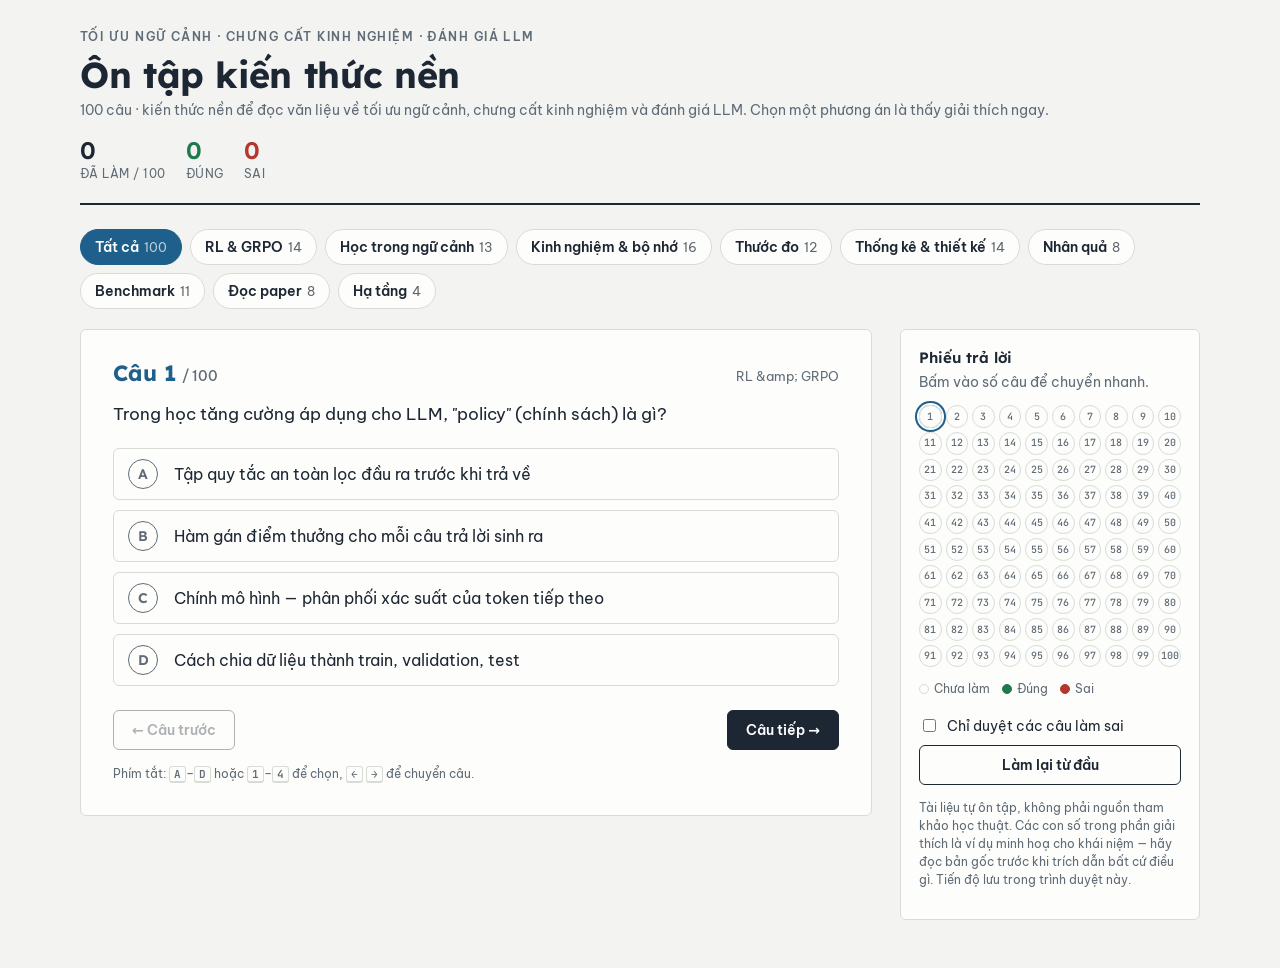
<file: docs/index.html>
<!doctype html>
<html lang="vi">
<title>Ôn tập tối ưu ngữ cảnh LLM</title>
<meta charset="utf-8">
<meta name="viewport" content="width=device-width, initial-scale=1, viewport-fit=cover">
<meta name="description" content="100 câu trắc nghiệm kiến thức nền để đọc văn liệu tối ưu ngữ cảnh, chưng cất kinh nghiệm và đánh giá LLM. Giải thích hiện ngay khi chọn đáp án.">
<link rel="preconnect" href="https://fonts.googleapis.com">
<link rel="preconnect" href="https://fonts.gstatic.com" crossorigin>
<link rel="stylesheet" href="https://fonts.googleapis.com/css2?family=Be+Vietnam+Pro:ital,wght@0,400;0,500;0,600;1,400&family=Lexend:wght@500;600;700&family=JetBrains+Mono:wght@400;600&display=swap">
<link rel="stylesheet" href="style.css">

<div class="wrap">
  <header class="top">
    <div>
      <div class="eyebrow">Tối ưu ngữ cảnh · Chưng cất kinh nghiệm · Đánh giá LLM</div>
      <h1 id="examTitle">Ôn tập kiến thức nền</h1>
      <p class="sub" id="examDesc"></p>
    </div>
    <div class="stats" aria-live="polite">
      <div class="stat"><b id="sDone">0</b><span id="sTotal">ĐÃ LÀM / 100</span></div>
      <div class="stat ok"><b id="sOk">0</b><span>ĐÚNG</span></div>
      <div class="stat bad"><b id="sBad">0</b><span>SAI</span></div>
    </div>
  </header>

  <nav class="exams" aria-label="Chọn nhóm chủ đề"><span class="exam-group" id="exams"></span></nav>

  <div class="layout">
    <main class="card" id="card">
      <div class="qhead"><div class="qnum" id="qnum"></div><div class="time" id="gname"></div></div>
      <div class="qtext" id="qtext"></div>
      <div class="opts" id="opts"></div>
      <div class="verdict" id="verdict" hidden></div>
      <div class="nav">
        <button class="btn" id="prev" type="button">← Câu trước</button>
        <button class="btn primary" id="next" type="button">Câu tiếp →</button>
      </div>
      <div class="hint">Phím tắt: <kbd>A</kbd>–<kbd>D</kbd> hoặc <kbd>1</kbd>–<kbd>4</kbd> để chọn, <kbd>←</kbd> <kbd>→</kbd> để chuyển câu.</div>
    </main>

    <aside class="sheet">
      <h2>Phiếu trả lời</h2>
      <p class="sub">Bấm vào số câu để chuyển nhanh.</p>
      <div class="grid" id="grid"></div>
      <div class="legend"><span><i></i>Chưa làm</span><span><i class="lok"></i>Đúng</span><span><i class="lbad"></i>Sai</span></div>
      <div class="tools">
        <label><input type="checkbox" id="onlyWrong"> Chỉ duyệt các câu làm sai</label>
        <button class="btn" id="reset" type="button">Làm lại từ đầu</button>
        <div class="confirm" id="confirm" hidden>
          Xoá toàn bộ câu trả lời đã chọn?
          <div><button class="btn primary" id="yes" type="button">Xoá</button><button class="btn" id="no" type="button">Huỷ</button></div>
        </div>
      </div>
      <p class="note">Tài liệu tự ôn tập, không phải nguồn tham khảo học thuật. Các con số trong phần giải thích là ví dụ minh hoạ cho khái niệm — hãy đọc bản gốc trước khi trích dẫn bất cứ điều gì. Tiến độ lưu trong trình duyệt này.</p>
    </aside>
  </div>
</div>

<script src="data/questions.js"></script>
<script>
(function () {
  var DATA = window.QUIZ, ALL = DATA.questions, L = 'ABCD';
  var KEY = 'ctxquiz-answers', CURKEY = 'ctxquiz-cur', GKEY = 'ctxquiz-group';
  var GROUPS = [{ key: '', label: 'Tất cả', n: ALL.length }].concat(DATA.groups);
  var GL = {}; DATA.groups.forEach(function (g) { GL[g.key] = g.label; });
  var gkey = '', Q = [], picks = {}, cur = 0;

  var $ = function (id) { return document.getElementById(id); };
  var onlyWrong = $('onlyWrong'), grid = $('grid');

  GROUPS.forEach(function (g) {
    var b = document.createElement('button');
    b.type = 'button'; b.className = 'exam'; b.dataset.key = g.key;
    b.innerHTML = g.label + '<span class="gcount">' + g.n + '</span>';
    b.addEventListener('click', function () { location.hash = g.key || 'all'; });
    $('exams').appendChild(b);
  });

  try { picks = JSON.parse(localStorage.getItem(KEY) || '{}') || {}; } catch (e) { picks = {}; }
  function save() {
    try {
      localStorage.setItem(KEY, JSON.stringify(picks));
      localStorage.setItem(CURKEY, String(Q[cur] ? Q[cur].id : 1));
      localStorage.setItem(GKEY, gkey);
    } catch (e) {}
  }

  function loadGroup(k, keepId) {
    if (k === 'all') k = '';
    if (k && !GL[k]) k = '';
    gkey = k;
    Q = k ? ALL.filter(function (q) { return q.g === k; }) : ALL.slice();
    cur = 0;
    if (keepId) {
      var at = Q.map(function (q) { return q.id; }).indexOf(keepId);
      if (at !== -1) cur = at;
    }
    $('examDesc').textContent = Q.length + ' câu · ' + DATA.desc;
    $('sTotal').textContent = 'ĐÃ LÀM / ' + Q.length;
    Array.prototype.forEach.call($('exams').children, function (b) {
      b.setAttribute('aria-pressed', String(b.dataset.key === gkey));
    });
    var want = gkey || 'all';
    if (location.hash.slice(1) !== want) history.replaceState(null, '', '#' + want);
    onlyWrong.checked = false;
    $('confirm').hidden = true;
    grid.innerHTML = '';
    Q.forEach(function (q, i) {
      var b = document.createElement('button');
      b.type = 'button'; b.className = 'cell'; b.textContent = q.id;
      b.setAttribute('aria-label', 'Câu ' + q.id);
      b.addEventListener('click', function () { go(i); });
      grid.appendChild(b);
    });
    render();
  }

  function state(i) {
    var q = Q[i], p = picks[q.id];
    if (p === undefined) return '';
    return p === q.answer ? 'ok' : 'bad';
  }
  function isWrong(i) { return state(i) === 'bad'; }
  function order() {
    var all = Q.map(function (_, i) { return i; });
    return onlyWrong.checked ? all.filter(isWrong) : all;
  }

  function renderSheet() {
    var ok = 0, bad = 0;
    Array.prototype.forEach.call(grid.children, function (b, i) {
      var st = state(i);
      b.className = 'cell' + (st ? ' ' + st : '') + (i === cur ? ' cur' : '') +
        (onlyWrong.checked && !isWrong(i) ? ' hide' : '');
      if (st === 'ok') ok++; else if (st) bad++;
    });
    $('sDone').textContent = ok + bad;
    $('sOk').textContent = ok;
    $('sBad').textContent = bad;
  }

  function render() {
    var q = Q[cur];
    if (!q) { $('qtext').textContent = 'Không có câu nào trong nhóm này.'; return; }
    var pick = picks[q.id], done = pick !== undefined;
    $('qnum').innerHTML = 'Câu ' + q.id + '<small>/ ' + ALL.length + '</small>';
    $('gname').textContent = GL[q.g] || '';
    $('qtext').innerHTML = q.q;
    var opts = $('opts');
    opts.innerHTML = '';
    q.options.forEach(function (o, k) {
      var b = document.createElement('button');
      b.type = 'button'; b.className = 'opt';
      if (done) {
        b.disabled = true;
        if (k === q.answer) b.classList.add('correct');
        else if (k === pick) b.classList.add('wrong');
        else b.classList.add('dim');
      } else {
        b.addEventListener('click', function () { choose(k); });
      }
      b.innerHTML = '<span class="bubble">' + L[k] + '</span><span class="body">' + o + '</span>';
      opts.appendChild(b);
    });
    var v = $('verdict');
    if (done) {
      var right = pick === q.answer;
      v.className = 'verdict ' + (right ? 'ok' : 'bad');
      v.innerHTML = '<h3>' + (right ? '✓ Chính xác' : '✗ Chưa đúng, bạn chọn ' + L[pick]) + '</h3>' +
        '<p><span class="ans">Đáp án đúng: ' + L[q.answer] + '.</span> ' + q.explain + '</p>';
      v.hidden = false;
    } else {
      v.hidden = true;
    }
    var list = order(), pos = list.indexOf(cur);
    $('prev').disabled = pos === -1
      ? !list.some(function (i) { return i < cur; })
      : pos <= 0;
    $('next').disabled = pos === -1
      ? !list.some(function (i) { return i > cur; })
      : pos >= list.length - 1;
    renderSheet();
  }

  function step(d) {
    var list = order();
    if (!list.length) return;
    var pos = list.indexOf(cur), target;
    if (pos === -1) {
      target = d > 0
        ? list.filter(function (i) { return i > cur; })[0]
        : list.filter(function (i) { return i < cur; }).pop();
    } else {
      target = list[pos + d];
    }
    if (target !== undefined) go(target);
  }
  function go(i) {
    cur = i; save(); render();
    var card = $('card');
    if (card.getBoundingClientRect().top < 0) card.scrollIntoView({ block: 'start' });
  }
  function choose(k) {
    var q = Q[cur];
    if (picks[q.id] !== undefined || k >= q.options.length) return;
    picks[q.id] = k; save(); render();
    $('verdict').scrollIntoView({
      block: 'nearest',
      behavior: matchMedia('(prefers-reduced-motion: reduce)').matches ? 'auto' : 'smooth'
    });
  }

  $('prev').addEventListener('click', function () { step(-1); });
  $('next').addEventListener('click', function () { step(1); });
  onlyWrong.addEventListener('change', function () {
    if (onlyWrong.checked && !isWrong(cur)) { var l = order(); if (l.length) cur = l[0]; }
    render();
  });
  $('reset').addEventListener('click', function () { $('confirm').hidden = false; });
  $('no').addEventListener('click', function () { $('confirm').hidden = true; });
  $('yes').addEventListener('click', function () {
    picks = {}; cur = 0; onlyWrong.checked = false; save();
    $('confirm').hidden = true; render();
  });
  document.addEventListener('keydown', function (e) {
    if (e.ctrlKey || e.metaKey || e.altKey) return;
    if (e.target && /INPUT|TEXTAREA/.test(e.target.tagName)) return;
    var k = e.key.toUpperCase(), idx = L.indexOf(k);
    if (idx === -1 && '1234'.indexOf(k) !== -1) idx = '1234'.indexOf(k);
    if (idx !== -1 && k.length === 1) { choose(idx); e.preventDefault(); }
    else if (e.key === 'ArrowRight') { step(1); e.preventDefault(); }
    else if (e.key === 'ArrowLeft') { step(-1); e.preventDefault(); }
  });

  var startG = location.hash.slice(1), keep = 0;
  if (!startG) { try { startG = localStorage.getItem(GKEY) || ''; } catch (e) { startG = ''; } }
  try { keep = parseInt(localStorage.getItem(CURKEY), 10) || 0; } catch (e) {}
  loadGroup(startG, keep);
  window.addEventListener('hashchange', function () {
    var k = location.hash.slice(1); if (k === 'all') k = '';
    if (k !== gkey) loadGroup(k, Q[cur] ? Q[cur].id : 0);
  });
})();
</script>
</html>
</file>
<file: docs/style.css>
/* Layout: question sheet on the left, OMR-style answer sheet (phiếu trả lời) docked on the right; stacks on phones. */
:root {
  --bg: #f3f4f1;
  --paper: #fdfdfb;
  --ink: #1d2733;
  --muted: #5f6b76;
  --line: #d8dcd6;
  --accent: #1f5f8b;
  --accent-soft: #e2edf5;
  --ok: #1e7a4c;
  --ok-soft: #e0f2e8;
  --bad: #b3362f;
  --bad-soft: #f8e3e0;
  --warn: #a8660b;
  --warn-soft: #f8ecd7;
  --figure: #ffffff;
  --font-display: "Lexend", "Be Vietnam Pro", system-ui, sans-serif;
  --font-body: "Be Vietnam Pro", system-ui, -apple-system, "Segoe UI", sans-serif;
  --font-mono: "JetBrains Mono", ui-monospace, "SFMono-Regular", Menlo, monospace;
}
@media (prefers-color-scheme: dark) {
  :root:not([data-theme="light"]) {
    --bg: #12171c; --paper: #1a2128; --ink: #e4e8ea; --muted: #97a3ad; --line: #2e3842;
    --accent: #6fb0dd; --accent-soft: #1d3446; --ok: #5cc68d; --ok-soft: #173326;
    --bad: #f07f76; --bad-soft: #3a1f1d; --warn: #e2a64b; --warn-soft: #3a2c16; --figure: #f4f4f2; color-scheme: dark;
  }
}
:root[data-theme="dark"] {
  --bg: #12171c; --paper: #1a2128; --ink: #e4e8ea; --muted: #97a3ad; --line: #2e3842;
  --accent: #6fb0dd; --accent-soft: #1d3446; --ok: #5cc68d; --ok-soft: #173326;
  --bad: #f07f76; --bad-soft: #3a1f1d; --warn: #e2a64b; --warn-soft: #3a2c16; --figure: #f4f4f2; color-scheme: dark;
}
* { box-sizing: border-box; }
[hidden] { display: none !important; }
img { max-width: 100%; }
body {
  margin: 0; background: var(--bg); color: var(--ink);
  font: 16px/1.6 var(--font-body);
  padding-inline: 16px; padding-block: 0 48px;
}
.wrap { max-width: 1120px; margin: 0 auto; }

header.top {
  display: flex; flex-wrap: wrap; align-items: flex-end; justify-content: space-between; gap: 16px;
  padding-block: 28px 20px; border-bottom: 2px solid var(--ink); margin-bottom: 24px;
}
.eyebrow { font: 600 12px/1.5 var(--font-body); letter-spacing: .12em; text-transform: uppercase; color: var(--muted); }
h1 { font: 700 clamp(26px, 4vw, 36px)/1.15 var(--font-display); margin: 8px 0 4px; text-wrap: balance; letter-spacing: -.01em; }
.sub { color: var(--muted); font-size: 14px; margin: 0; }
.stats { display: flex; gap: 20px; font-variant-numeric: tabular-nums; }
.stat { display: grid; gap: 2px; }
.stat b { font: 600 24px/1 var(--font-display); }
.stat span { font-size: 12px; color: var(--muted); letter-spacing: .04em; }
.stat.ok b { color: var(--ok); } .stat.bad b { color: var(--bad); }

.layout { display: grid; grid-template-columns: minmax(0, 1fr) 300px; gap: 28px; align-items: start; }
@media (max-width: 860px) { .layout { grid-template-columns: minmax(0, 1fr); } }

/* Question */
.card { background: var(--paper); border: 1px solid var(--line); border-radius: 6px; padding: clamp(18px, 3vw, 32px); min-width: 0; }
.qhead { display: flex; align-items: baseline; justify-content: space-between; gap: 12px; margin-bottom: 14px; }
.qnum { font: 700 22px/1 var(--font-display); color: var(--accent); }
.qnum small { font: 500 14px var(--font-body); color: var(--muted); margin-left: 6px; }
.qtext { font-size: 17px; max-width: 68ch; }
.qtext ol, .qtext ul { padding-left: 1.4em; margin: .5em 0; }
.qtext figure { margin: 14px 0; }
.qtext img, .opt img { display: block; background: var(--figure); border-radius: 4px; padding: 6px; max-width: 100%; height: auto; }
.qtext pre { font: 14px/1.5 var(--font-mono); background: var(--accent-soft); padding: 12px 14px; border-radius: 4px; overflow-x: auto; }
code { font-family: var(--font-mono); font-size: .88em; background: var(--accent-soft); padding: 1px 5px; border-radius: 3px; }
.formula { text-align: center; font-size: 18px; margin: 12px 0; }
.frac { display: inline-flex; flex-direction: column; vertical-align: middle; text-align: center; font-size: .9em; margin: 0 2px; }
.frac > span:first-child { border-bottom: 1px solid currentColor; padding: 0 3px; }
.tbl { overflow-x: auto; margin: 12px 0; }
table { border-collapse: collapse; font-variant-numeric: tabular-nums; font-size: 15px; }
th, td { border: 1px solid var(--line); padding: 5px 12px; text-align: center; }
th { background: var(--accent-soft); font-weight: 600; }

.opts { display: grid; gap: 10px; margin-top: 20px; }
.opt {
  display: grid; grid-template-columns: 34px minmax(0, 1fr); gap: 12px; align-items: start;
  width: 100%; text-align: left; font: inherit; color: inherit; cursor: pointer;
  background: var(--paper); border: 1.5px solid var(--line); border-radius: 6px; padding: 10px 14px;
  transition: border-color .15s, background-color .15s;
}
.opt:hover:not(:disabled) { border-color: var(--accent); }
.opt:focus-visible { outline: 3px solid var(--accent); outline-offset: 2px; }
.opt:disabled { cursor: default; }
.bubble {
  width: 30px; height: 30px; border-radius: 50%; border: 1.5px solid var(--muted);
  display: grid; place-items: center; font: 600 14px var(--font-display); color: var(--muted);
}
.opt .body { padding-top: 3px; min-width: 0; }
.opt.correct { border-color: var(--ok); background: var(--ok-soft); }
.opt.correct .bubble { background: var(--ok); border-color: var(--ok); color: var(--paper); }
.opt.wrong { border-color: var(--bad); background: var(--bad-soft); }
.opt.wrong .bubble { background: var(--bad); border-color: var(--bad); color: var(--paper); }
.opt.dim { opacity: .55; }
.opt.picked { border-color: var(--accent); background: var(--accent-soft); }
.opt.picked .bubble { background: var(--accent); border-color: var(--accent); color: var(--paper); }
.opt.missed { border-style: dashed; background: transparent; }
.opt.missed .bubble { background: transparent; color: var(--ok); }
.opt .tag { display: block; font-size: 12px; font-weight: 600; color: var(--ok); margin-top: 2px; }
.multi-hint { font-size: 14px; color: var(--muted); margin: 16px 0 -8px; }
.submit-row { display: flex; justify-content: flex-end; margin-top: 12px; }
.verdict.part h3 { color: var(--warn); }
.cell.part { background: var(--warn); border-color: var(--warn); color: var(--paper); }
.legend .lpart { background: var(--warn); border-color: var(--warn); }

.verdict { margin-top: 20px; border-top: 1px dashed var(--line); padding-top: 18px; }
.verdict h3 { font: 600 17px/1.3 var(--font-display); margin: 0 0 8px; display: flex; align-items: center; gap: 8px; }
.verdict.ok h3 { color: var(--ok); } .verdict.bad h3 { color: var(--bad); }
.verdict .ans { font-weight: 600; }
.verdict p { margin: 0; max-width: 68ch; }
.verdict p.src { margin-top: 10px; font-size: 13px; color: var(--muted); }
.exams { display: flex; flex-wrap: wrap; gap: 8px; margin-bottom: 20px; }
.exam {
  font: 600 14px var(--font-body); padding: 8px 14px; border-radius: 999px; cursor: pointer;
  border: 1.5px solid var(--line); background: var(--paper); color: var(--ink);
}
.exam:hover { border-color: var(--accent); }
.exam[aria-pressed="true"] { background: var(--accent); border-color: var(--accent); color: var(--paper); }
.exam:focus-visible { outline: 3px solid var(--accent); outline-offset: 2px; }

.nav { display: flex; flex-wrap: wrap; justify-content: space-between; gap: 10px; margin-top: 24px; }
.btn {
  font: 600 14px var(--font-body); padding: 10px 18px; border-radius: 6px; cursor: pointer;
  border: 1.5px solid var(--ink); background: transparent; color: var(--ink);
}
.btn.primary { background: var(--ink); color: var(--paper); }
.btn:disabled { opacity: .35; cursor: default; }
.btn:focus-visible { outline: 3px solid var(--accent); outline-offset: 2px; }
.hint { font-size: 12px; color: var(--muted); margin-top: 14px; }
kbd { font: 600 11px var(--font-mono); border: 1px solid var(--line); border-bottom-width: 2px; border-radius: 3px; padding: 0 4px; }

/* Answer sheet */
aside.sheet { position: sticky; top: calc(env(safe-area-inset-top, 0px) + 16px); background: var(--paper); border: 1px solid var(--line); border-radius: 6px; padding: 18px; }
@media (max-width: 860px) { aside.sheet { position: static; } }
.sheet h2 { font: 600 15px var(--font-display); margin: 0 0 4px; }
.sheet .sub { margin-bottom: 12px; }
.grid { display: grid; grid-template-columns: repeat(10, minmax(0, 1fr)); gap: 4px; }
.cell {
  aspect-ratio: 1; max-width: 100%; border-radius: 50%; border: 1.2px solid var(--line); background: transparent;
  font: 500 10px/1 var(--font-mono); color: var(--muted); cursor: pointer; padding: 0;
  font-variant-numeric: tabular-nums;
}
.cell:hover { border-color: var(--accent); color: var(--ink); }
.cell:focus-visible { outline: 2px solid var(--accent); outline-offset: 1px; }
.cell.ok { background: var(--ok); border-color: var(--ok); color: var(--paper); }
.cell.bad { background: var(--bad); border-color: var(--bad); color: var(--paper); }
.cell.cur { box-shadow: 0 0 0 2px var(--paper), 0 0 0 4px var(--accent); }
.cell.hide { opacity: .15; }
.legend { display: flex; flex-wrap: wrap; gap: 12px; font-size: 12px; color: var(--muted); margin-top: 12px; }
.legend i { display: inline-block; width: 10px; height: 10px; border-radius: 50%; margin-right: 5px; vertical-align: -1px; border: 1px solid var(--line); }
.legend .lok { background: var(--ok); border-color: var(--ok); } .legend .lbad { background: var(--bad); border-color: var(--bad); }
.tools { display: grid; gap: 8px; margin-top: 16px; }
.tools label { display: flex; gap: 8px; align-items: center; font-size: 14px; cursor: pointer; }
.tools .btn { width: 100%; }
.confirm { display: grid; gap: 8px; font-size: 13px; background: var(--bad-soft); padding: 10px; border-radius: 6px; }
.confirm div { display: flex; gap: 8px; }
.confirm .btn { padding: 6px 10px; }
.note { font-size: 12px; color: var(--muted); margin-top: 14px; line-height: 1.5; }
@media (prefers-reduced-motion: reduce) { * { transition: none !important; } }
.exam-group { display: contents; }
a.exam { text-decoration: none; display: inline-flex; align-items: center; }
.essay-link { border-style: dashed; }

/* Nhãn nhóm chủ đề ở góc phải đầu câu */
.qhead .time { font-size: 13px; color: var(--muted); }
.gcount { font-weight: 400; opacity: .7; margin-left: 5px; font-size: 12.5px; }
.sheet .grid { grid-template-columns: repeat(10, minmax(0, 1fr)); }
.verdict .ans { color: var(--accent); }
</file>
